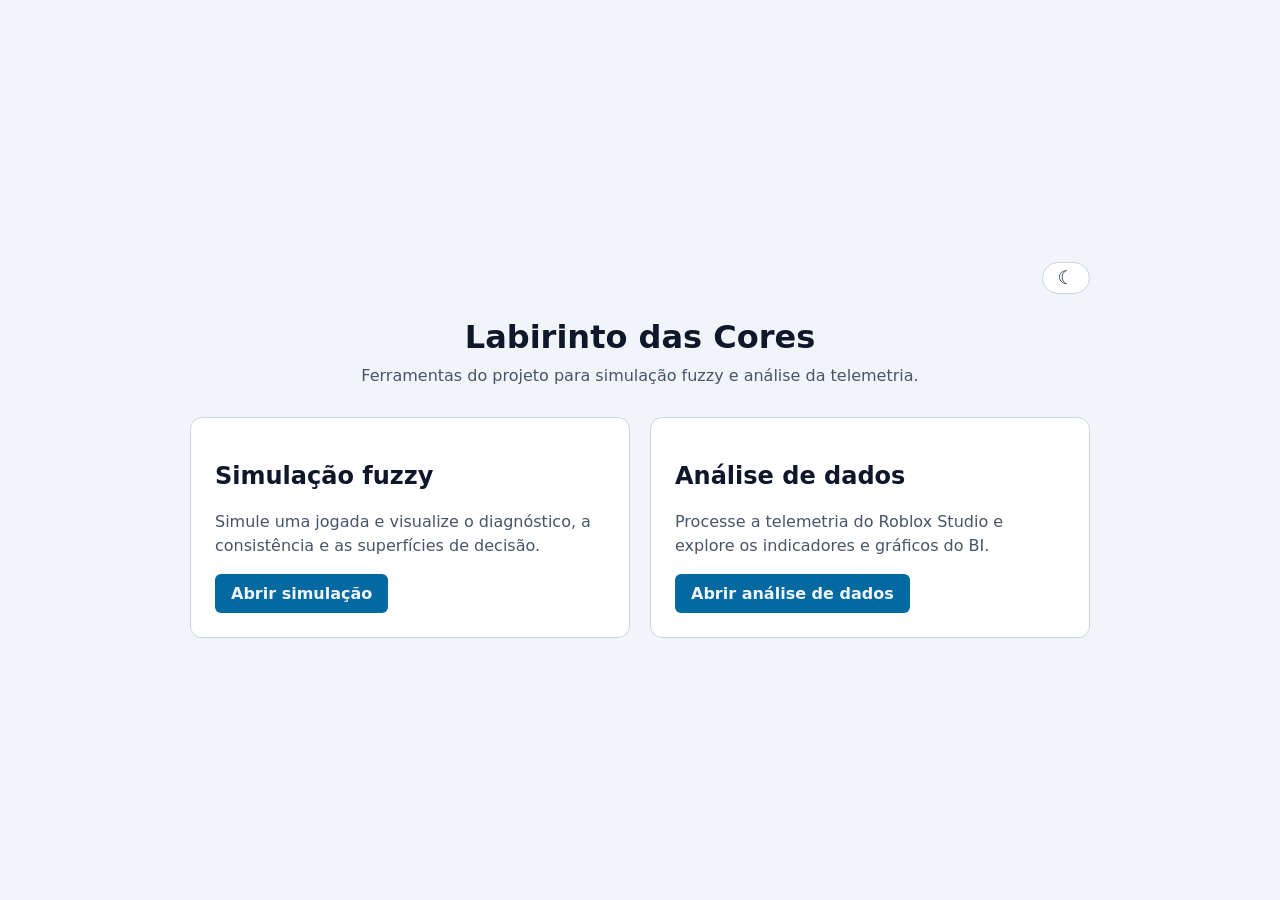
<file: index.html>
<!DOCTYPE html>
<html lang="pt-BR">
<head>
    <meta charset="UTF-8">
    <meta name="viewport" content="width=device-width, initial-scale=1.0">
    <meta name="description" content="Labirinto das Cores: simulação fuzzy e análise de dados.">
    <title>Labirinto das Cores</title>
    <link rel="stylesheet" href="assets/css/theme.css">
    <link rel="stylesheet" href="assets/css/home.css">
</head>
<body>
    <main>
        <div class="home-header">
            <button class="theme-toggle" type="button" aria-label="Ativar modo claro" title="Ativar modo claro">
                <span class="theme-icon theme-icon-moon" aria-hidden="true">&#9790;</span>
                <span class="theme-icon theme-icon-sun" aria-hidden="true">&#9728;</span>
            </button>
        </div>
        <h1>Labirinto das Cores</h1>
        <p class="intro">Ferramentas do projeto para simulação fuzzy e análise da telemetria.</p>

        <section class="projects" aria-label="Ferramentas do projeto">
            <article class="project">
                <div>
                    <h2>Simulação fuzzy</h2>
                    <p>Simule uma jogada e visualize o diagnóstico, a consistência e as superfícies de decisão.</p>
                </div>
                <a href="pages/simulacao.html">Abrir simulação</a>
            </article>

            <article class="project">
                <div>
                    <h2>Análise de dados</h2>
                    <p>Processe a telemetria do Roblox Studio e explore os indicadores e gráficos do BI.</p>
                </div>
                <a href="pages/analise-dados.html">Abrir análise de dados</a>
            </article>
        </section>
    </main>
    <script src="assets/js/theme.js"></script>
</body>
</html>
</file>
<file: assets/css/theme.css>
:root {
    color-scheme: dark;
    --theme-button-bg: #1e293b;
    --theme-button-text: #f8fafc;
    --theme-button-border: #334155;
    --muted: #94a3b8;
    --heading: #cbd5e1;
    --input-bg: #000000;
    --input-text: #00aa00;
    --button-text: #ffffff;
}

[data-theme="light"] {
    color-scheme: light;
    --theme-button-bg: #ffffff;
    --theme-button-text: #1e293b;
    --theme-button-border: #cbd5e1;
    --muted: #475569;
    --heading: #334155;
    --input-bg: #f8fafc;
    --input-text: #0f172a;
    --button-text: #ffffff;
}

.theme-toggle {
    display: inline-flex;
    width: 48px;
    height: 32px;
    align-items: center;
    justify-content: center;
    border: 1px solid var(--theme-button-border);
    border-radius: 999px;
    padding: 0;
    color: var(--theme-button-text);
    background: var(--theme-button-bg);
    font: inherit;
    font-size: 1.15rem;
    line-height: 1;
    cursor: pointer;
    transition: color 0.2s ease, background-color 0.2s ease, transform 0.2s ease;
}

.theme-toggle:hover {
    filter: brightness(1.1);
    transform: scale(1.05);
}

.theme-toggle:focus-visible {
    outline: 3px solid var(--accent, #38bdf8);
    outline-offset: 2px;
}

.theme-icon {
    display: none;
}

[data-theme="dark"] .theme-icon-sun,
[data-theme="light"] .theme-icon-moon {
    display: inline;
}

@media print {
    .theme-toggle,
    .site-nav {
        display: none !important;
    }
}
</file>
<file: assets/css/home.css>
:root {
            --bg: #0f172a;
            --panel: #1e293b;
            --text: #f8fafc;
            --muted: #cbd5e1;
            --accent: #38bdf8;
            --border: #334155;
        }

        [data-theme="light"] {
            --bg: #f1f5f9;
            --panel: #ffffff;
            --text: #0f172a;
            --muted: #475569;
            --accent: #0369a1;
            --border: #cbd5e1;
        }

        body {
            min-height: 100vh;
            box-sizing: border-box;
            margin: 0;
            padding: 32px 20px;
            display: grid;
            place-items: center;
            background: var(--bg);
            color: var(--text);
            font-family: "Segoe UI", system-ui, sans-serif;
        }

        main {
            width: min(900px, 100%);
            text-align: center;
        }

        .home-header {
            display: flex;
            justify-content: flex-end;
            margin-bottom: 24px;
        }

        h1 { margin-bottom: 10px; }
        .intro { color: var(--muted); margin: 0 auto 32px; }

        .projects {
            display: grid;
            grid-template-columns: repeat(2, minmax(0, 1fr));
            gap: 20px;
        }

        .project {
            display: flex;
            min-height: 180px;
            box-sizing: border-box;
            flex-direction: column;
            justify-content: space-between;
            padding: 24px;
            text-align: left;
            background: var(--panel);
            border: 1px solid var(--border);
            border-radius: 12px;
        }

        .project p { color: var(--muted); line-height: 1.5; }

        .project a {
            width: fit-content;
            padding: 10px 16px;
            border-radius: 6px;
            color: var(--bg);
            background: var(--accent);
            font-weight: 700;
            text-decoration: none;
        }

        .project a:hover { filter: brightness(1.1); }

        @media (max-width: 640px) {
            .projects { grid-template-columns: 1fr; }
        }
</file>
